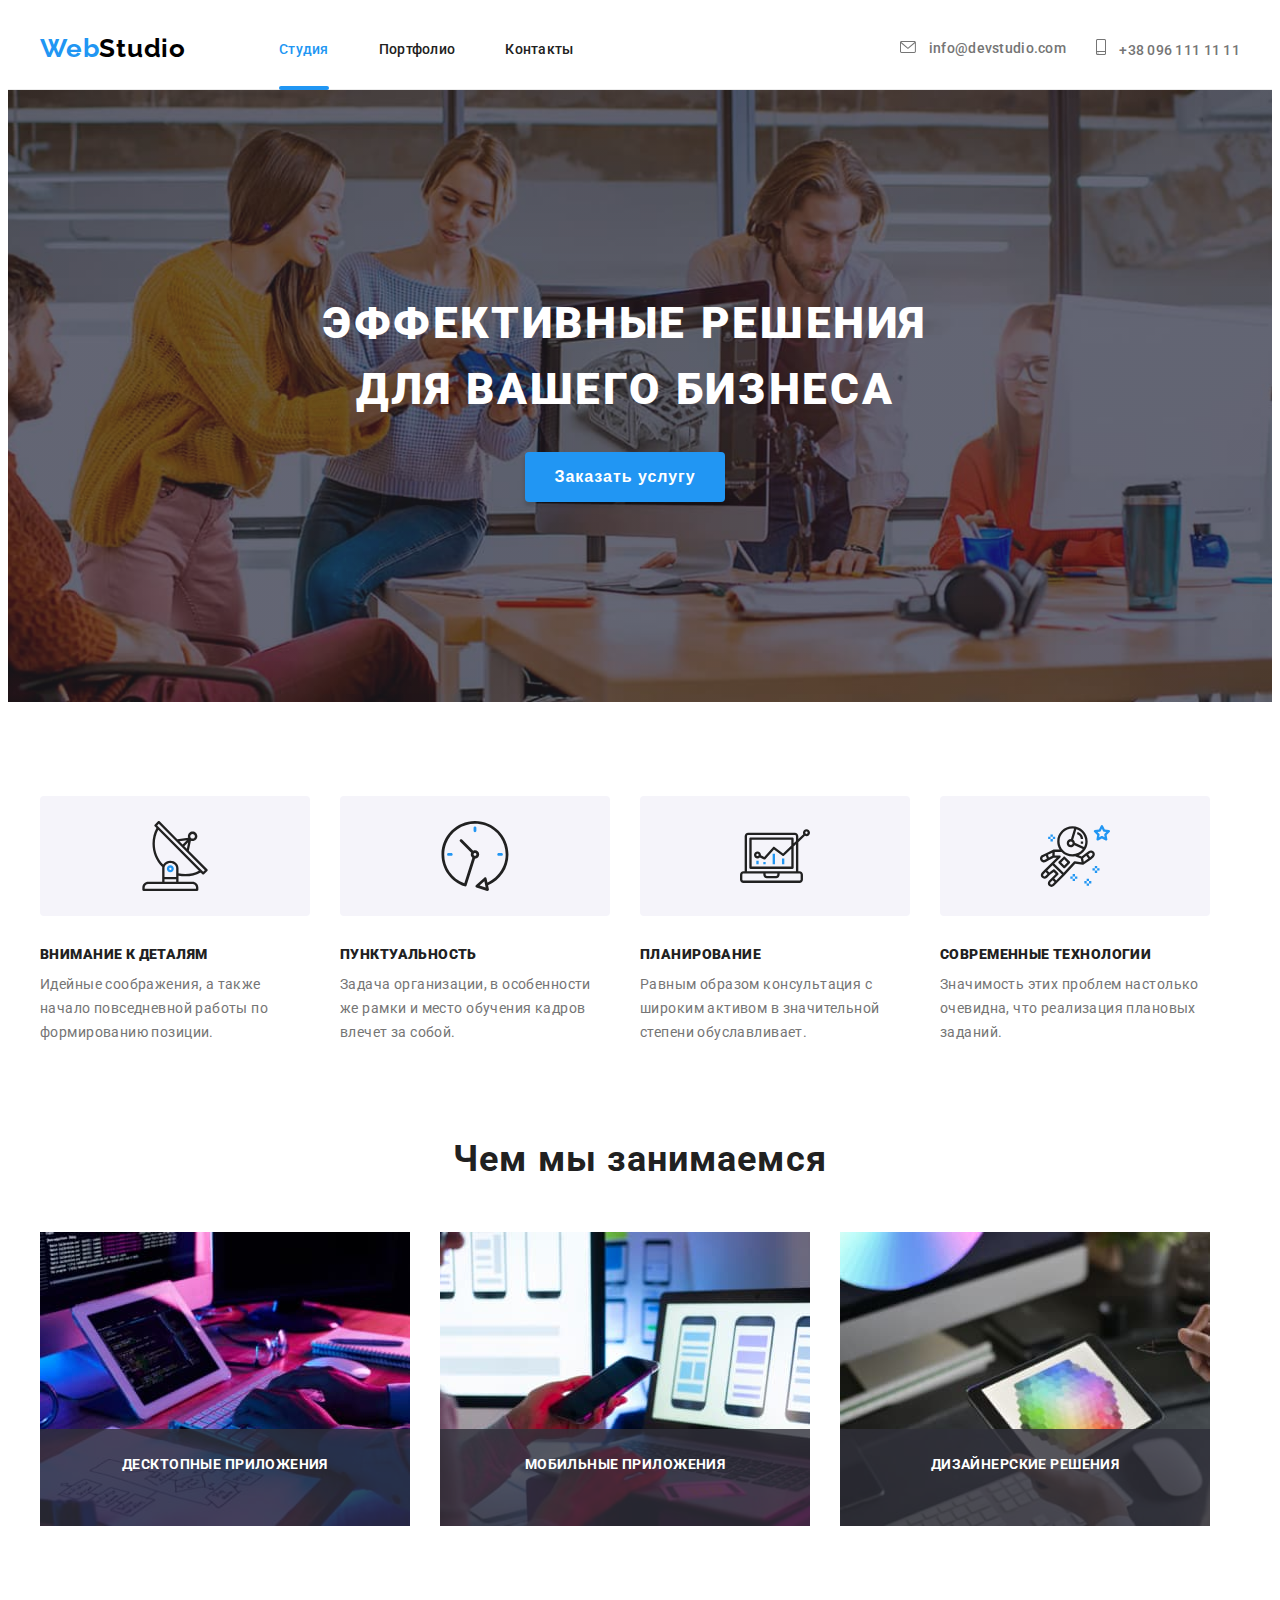
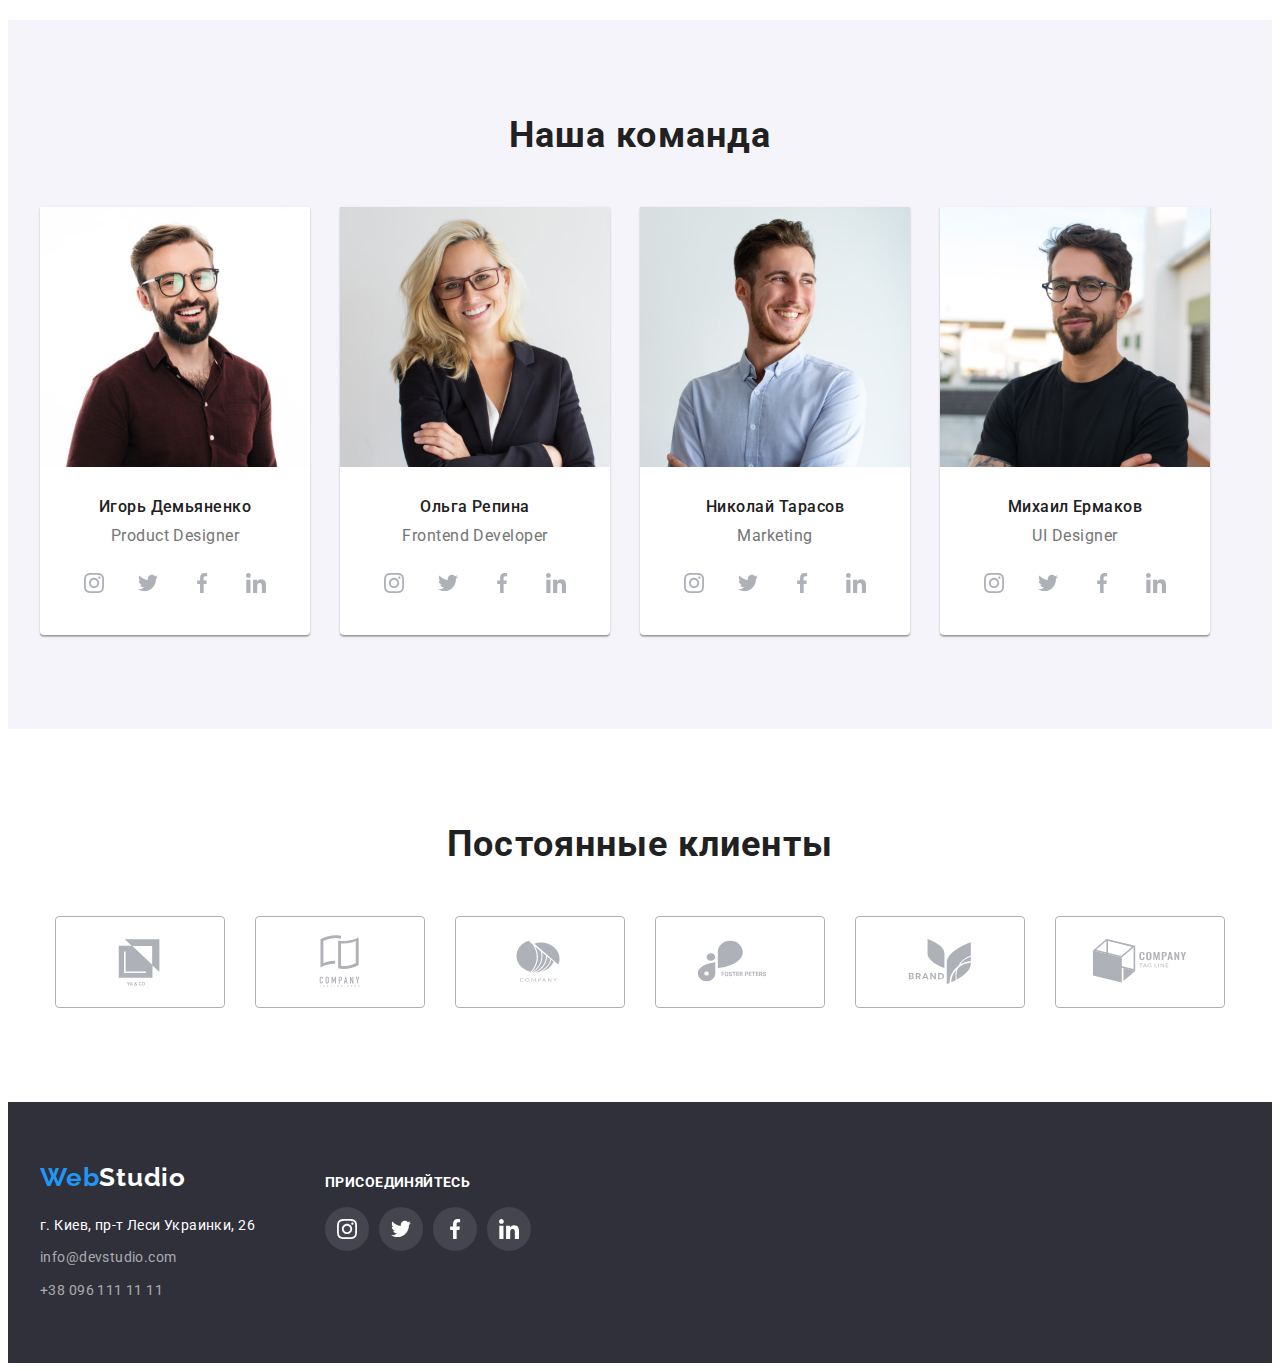
<file: index.html>
<!DOCTYPE html>
<html lang="ru">
  <head>
    <meta charset="UTF-8" />
    <meta http-equiv="X-UA-Compatible" content="IE=edge" />
    <meta name="viewport" content="width=device-width, initial-scale=1.0" />
    <link rel="preconnect" href="https://fonts.googleapis.com" />
    <link rel="preconnect" href="https://fonts.gstatic.com" crossorigin />
    <link
      href="https://fonts.googleapis.com/css2?family=Montserrat:wght@400;700&family=Raleway:wght@700&family=Roboto:wght@400;500;700;900&display=swap"
      rel="stylesheet"
    />
    <link
      rel="stylesheet"
      href="https://cdnjs.cloudflare.com/ajax/libs/modern-normalize/1.1.0/modern-normalize.min.css"
      integrity="sha512-wpPYUAdjBVSE4KJnH1VR1HeZfpl1ub8YT/NKx4PuQ5NmX2tKuGu6U/JRp5y+Y8XG2tV+wKQpNHVUX03MfMFn9Q=="
      crossorigin="anonymous"
      referrerpolicy="no-referrer"
    />
    <link rel="stylesheet" href="./css/styles.css" />

    <title>web studio</title>
  </head>
  <body>
    <header class="header">
      <div class="container">
        <a href="" lang="en" class="header-logo link"
          ><span class="header-logo-1">Web</span><span class="header-logo-2">Studio</span></a
        >
        <nav class="header-navigation">
          <ul class="header-navigation-list list">
            <li class="header-item">
              <a href="./index.html" class="header-link link selected-page">Студия</a>
            </li>
            <li class="header-item">
              <a href="./portfolio.html" class="header-link link">Портфолио</a>
            </li>
            <li class="header-item">
              <a href="" class="header-link link">Контакты</a>
            </li>
          </ul>
        </nav>
        <ul class="header-contact-list list">
          <li class="header-contact-item">
            <a href="mailto:info@devstudio.com" class="header-contact-link link">
              <svg class="header-contact-icon" width="16" height="12">
                <use href="./images/icons.svg#icon-envelope "></use>
              </svg>
              info@devstudio.com</a
            >
          </li>
          <li class="header-contact-item">
            <a href="tel:+380961111111" class="header-contact-link link">
              <svg class="header-contact-icon" width="10" height="16">
                <use href="./images/icons.svg#icon-smartphone"></use>
              </svg>
              +38 096 111 11 11</a
            >
          </li>
        </ul>
      </div>
    </header>
    <main class="main">
      <section class="hero section">
        <div class="container">
          <h1 class="hero-title">Эффективные решения для вашего бизнеса</h1>
          <button type="button" class="hero-btn btn" data-modal-open>Заказать услугу</button>
        </div>
      </section>
      <section class="specific section">
        <div class="container">
          <ul class="specifics-list list">
            <li class="specifics-item">
              <div class="specifics-icon">
                <svg width="70" height="70">
                  <use href="./images/icons.svg#icon-antenna "></use>
                </svg>
              </div>
              <h3 class="specifics-item-title"><b>Внимание к деталям</b></h3>
              <p class="specifics-text">
                Идейные соображения, а также начало повседневной работы по формированию позиции.
              </p>
            </li>
            <li class="specifics-item">
              <div class="specifics-icon">
                <svg width="70" height="70">
                  <use href="./images/icons.svg#icon-clock "></use>
                </svg>
              </div>
              <h3 class="specifics-item-title"><b>Пунктуальность</b></h3>
              <p class="specifics-text">
                Задача организации, в особенности же рамки и место обучения кадров влечет за собой.
              </p>
            </li>
            <li class="specifics-item">
              <div class="specifics-icon">
                <svg width="70" height="70">
                  <use href="./images/icons.svg#icon-diagram"></use>
                </svg>
              </div>
              <h3 class="specifics-item-title"><b>Планирование</b></h3>
              <p class="specifics-text">
                Равным образом консультация с широким активом в значительной степени обуславливает.
              </p>
            </li>
            <li class="specifics-item">
              <div class="specifics-icon">
                <svg width="70" height="70">
                  <use href="./images/icons.svg#icon-astronaut "></use>
                </svg>
              </div>
              <h3 class="specifics-item-title"><b>Современные технологии</b></h3>
              <p class="specifics-text">
                Значимость этих проблем настолько очевидна, что реализация плановых заданий.
              </p>
            </li>
          </ul>
        </div>
      </section>
      <section class="what-we-do section">
        <div class="container">
          <h2 class="what-we-do-title">Чем мы занимаемся</h2>
          <ul class="what-we-do-list list">
            <li class="what-we-do-item">
              <img src="./images/what-we-do-1.jpg" alt="чем мы занимаемся 1" width="370" />
              <p class="what-we-do-text">Десктопные приложения</p>
            </li>
            <li class="what-we-do-item">
              <img src="./images/what-we-do-2.jpg" alt="чем мы занимаемся 2" width="370" />
              <p class="what-we-do-text">Мобильные приложения</p>
            </li>
            <li class="what-we-do-item">
              <img src="./images/what-we-do-3.jpg" alt="чем мы занимаемся 3" width="370" />
              <p class="what-we-do-text">Дизайнерские решения</p>
            </li>
          </ul>
        </div>
      </section>
      <section class="our-team section">
        <div class="container">
          <h2 class="our-team-title">Наша команда</h2>
          <ul class="our-team-list list">
            <li class="our-team-item">
              <img src="./images/product-designer.jpg" alt="Фото Игорь демяненко" width="270" />
              <div class="our-team-text">
                <h3 class="our-team-member">Игорь Демьяненко</h3>
                <p lang="en" class="our-team-position">Product Designer</p>
                <ul class="out-team-soc-list list">
                  <li class="our-team-soc-item">
                    <a
                      href="https://www.instagram.com/"
                      rel="noopener nofollow noreferrer"
                      target="_blank"
                      class="our-team-soc-link"
                    >
                      <svg class="our-team-soc-icon" width="20" height="20">
                        <use href="./images/icons.svg#icon-instagram"></use>
                      </svg>
                    </a>
                  </li>
                  <li class="our-team-soc-item">
                    <a
                      href="https://twitter.com/?lang=uk"
                      rel="noopener nofollow noreferrer"
                      target="_blank"
                      class="our-team-soc-link"
                    >
                      <svg class="our-team-soc-icon" width="20" height="20">
                        <use href="./images/icons.svg#icon-twitter"></use>
                      </svg>
                    </a>
                  </li>
                  <li class="our-team-soc-item">
                    <a
                      href="https://www.facebook.com/"
                      rel="noopener nofollow noreferrer"
                      target="_blank"
                      class="our-team-soc-link"
                    >
                      <svg class="our-team-soc-icon" width="20" height="20">
                        <use href="./images/icons.svg#icon-facebook"></use>
                      </svg>
                    </a>
                  </li>
                  <li class="our-team-soc-item">
                    <a
                      href="https://www.linkedin.com/"
                      rel="noopener nofollow noreferrer"
                      target="_blank"
                      class="our-team-soc-link"
                    >
                      <svg class="our-team-soc-icon" width="20" height="20">
                        <use href="./images/icons.svg#icon-linkedin"></use>
                      </svg>
                    </a>
                  </li>
                </ul>
              </div>
            </li>

            <li class="our-team-item">
              <img src="./images/frontend-developer.jpg" alt="Фото Ольга Репина" width="270" />
              <div class="our-team-text">
                <h3 class="our-team-member">Ольга Репина</h3>
                <p lang="en" class="our-team-position">Frontend Developer</p>
                <ul class="out-team-soc-list list">
                  <li class="our-team-soc-item">
                    <a
                      href="https://www.instagram.com/"
                      rel="noopener nofollow noreferrer"
                      target="_blank"
                      class="our-team-soc-link"
                    >
                      <svg class="our-team-soc-icon" width="20" height="20">
                        <use href="./images/icons.svg#icon-instagram"></use>
                      </svg>
                    </a>
                  </li>
                  <li class="our-team-soc-item">
                    <a
                      href="https://twitter.com/?lang=uk"
                      rel="noopener nofollow noreferrer"
                      target="_blank"
                      class="our-team-soc-link"
                    >
                      <svg class="our-team-soc-icon" width="20" height="20">
                        <use href="./images/icons.svg#icon-twitter"></use>
                      </svg>
                    </a>
                  </li>
                  <li class="our-team-soc-item">
                    <a
                      href="https://www.facebook.com/"
                      rel="noopener nofollow noreferrer"
                      target="_blank"
                      class="our-team-soc-link"
                    >
                      <svg class="our-team-soc-icon" width="20" height="20">
                        <use href="./images/icons.svg#icon-facebook"></use>
                      </svg>
                    </a>
                  </li>
                  <li class="our-team-soc-item">
                    <a
                      href="https://www.linkedin.com/"
                      rel="noopener nofollow noreferrer"
                      target="_blank"
                      class="our-team-soc-link"
                    >
                      <svg class="our-team-soc-icon" width="20" height="20">
                        <use href="./images/icons.svg#icon-linkedin"></use>
                      </svg>
                    </a>
                  </li>
                </ul>
              </div>
            </li>
            <li class="our-team-item">
              <img src="./images/marketing.jpg" alt="Фото Николай Тарасов" width="270" />
              <div class="our-team-text">
                <h3 class="our-team-member">Николай Тарасов</h3>
                <p lang="en" class="our-team-position">Marketing</p>
                <ul class="out-team-soc-list list">
                  <li class="our-team-soc-item">
                    <a
                      href="https://www.instagram.com/"
                      rel="noopener nofollow noreferrer"
                      target="_blank"
                      class="our-team-soc-link"
                    >
                      <svg class="our-team-soc-icon" width="20" height="20">
                        <use href="./images/icons.svg#icon-instagram"></use>
                      </svg>
                    </a>
                  </li>
                  <li class="our-team-soc-item">
                    <a
                      href="https://twitter.com/?lang=uk"
                      rel="noopener nofollow noreferrer"
                      target="_blank"
                      class="our-team-soc-link"
                    >
                      <svg class="our-team-soc-icon" width="20" height="20">
                        <use href="./images/icons.svg#icon-twitter"></use>
                      </svg>
                    </a>
                  </li>
                  <li class="our-team-soc-item">
                    <a
                      href="https://www.facebook.com/"
                      rel="noopener nofollow noreferrer"
                      target="_blank"
                      class="our-team-soc-link"
                    >
                      <svg class="our-team-soc-icon" width="20" height="20">
                        <use href="./images/icons.svg#icon-facebook"></use>
                      </svg>
                    </a>
                  </li>
                  <li class="our-team-soc-item">
                    <a
                      href="https://www.linkedin.com/"
                      rel="noopener nofollow noreferrer"
                      target="_blank"
                      class="our-team-soc-link"
                    >
                      <svg class="our-team-soc-icon" width="20" height="20">
                        <use href="./images/icons.svg#icon-linkedin"></use>
                      </svg>
                    </a>
                  </li>
                </ul>
              </div>
            </li>
            <li class="our-team-item">
              <img src="./images/ui-designer.jpg" alt="Фото Михаил Ермаков" width="270" />
              <div class="our-team-text">
                <h3 class="our-team-member">Михаил Ермаков</h3>
                <p lang="en" class="our-team-position">UI Designer</p>
                <ul class="out-team-soc-list list">
                  <li class="our-team-soc-item">
                    <a
                      href="https://www.instagram.com/"
                      rel="noopener nofollow noreferrer"
                      target="_blank"
                      class="our-team-soc-link"
                    >
                      <svg class="our-team-soc-icon" width="20" height="20">
                        <use href="./images/icons.svg#icon-instagram"></use>
                      </svg>
                    </a>
                  </li>
                  <li class="our-team-soc-item">
                    <a
                      href="https://twitter.com/?lang=uk"
                      rel="noopener nofollow noreferrer"
                      target="_blank"
                      class="our-team-soc-link"
                    >
                      <svg class="our-team-soc-icon" width="20" height="20">
                        <use href="./images/icons.svg#icon-twitter"></use>
                      </svg>
                    </a>
                  </li>
                  <li class="our-team-soc-item">
                    <a
                      href="https://www.facebook.com/"
                      rel="noopener nofollow noreferrer"
                      target="_blank"
                      class="our-team-soc-link"
                    >
                      <svg class="our-team-soc-icon" width="20" height="20">
                        <use href="./images/icons.svg#icon-facebook"></use>
                      </svg>
                    </a>
                  </li>
                  <li class="our-team-soc-item">
                    <a
                      href="https://www.linkedin.com/"
                      rel="noopener nofollow noreferrer"
                      target="_blank"
                      class="our-team-soc-link"
                    >
                      <svg class="our-team-soc-icon" width="20" height="20">
                        <use href="./images/icons.svg#icon-linkedin"></use>
                      </svg>
                    </a>
                  </li>
                </ul>
              </div>
            </li>
          </ul>
        </div>
      </section>
      <section class="regular-customers section">
        <div class="container">
          <h2 class="regular-customers-title">Постоянные клиенты</h2>
          <ul class="regular-customers-list list">
            <li class="regular-customers-item">
              <a
                href=""
                class="regular-customers-link"
                rel="noopener nofollow noreferrer"
                target="_blank"
              >
                <svg class="regular-customers-icon" height="60" width="106">
                  <use href="./images/icons.svg#icon-client-1"></use>
                </svg>
              </a>
            </li>
            <li class="regular-customers-item">
              <a
                href=""
                class="regular-customers-link"
                rel="noopener nofollow noreferrer"
                target="_blank"
              >
                <svg class="regular-customers-icon" height="60" width="106">
                  <use href="./images/icons.svg#icon-client-2"></use>
                </svg>
              </a>
            </li>
            <li class="regular-customers-item">
              <a
                href=""
                class="regular-customers-link"
                rel="noopener nofollow noreferrer"
                target="_blank"
              >
                <svg class="regular-customers-icon" height="60" width="106">
                  <use href="./images/icons.svg#icon-client-3"></use>
                </svg>
              </a>
            </li>
            <li class="regular-customers-item">
              <a
                href=""
                class="regular-customers-link"
                rel="noopener nofollow noreferrer"
                target="_blank"
              >
                <svg class="regular-customers-icon" height="60" width="106">
                  <use href="./images/icons.svg#icon-client-4"></use>
                </svg>
              </a>
            </li>
            <li class="regular-customers-item">
              <a
                href=""
                class="regular-customers-link"
                rel="noopener nofollow noreferrer"
                target="_blank"
              >
                <svg class="regular-customers-icon" height="60" width="106">
                  <use href="./images/icons.svg#icon-client-5"></use>
                </svg>
              </a>
            </li>
            <li class="regular-customers-item">
              <a
                href=""
                class="regular-customers-link"
                rel="noopener nofollow noreferrer"
                target="_blank"
              >
                <svg class="regular-customers-icon" height="60" width="106">
                  <use href="./images/icons.svg#icon-client-6"></use>
                </svg>
              </a>
            </li>
          </ul>
        </div>
      </section>
    </main>
    <footer class="footer">
      <div class="container">
        <div class="footer-text">
          <a href="" lang="en" class="footer-logo link"
            ><span class="footer-logo-1">Web</span><span class="footer-logo-2">Studio</span></a
          >
          <ul class="footer-list list">
            <li class="footer-contact-item">
              <address class="footer-adress">г. Киев, пр-т Леси Украинки, 26</address>
            </li>
            <li class="footer-contact-item">
              <a href="mailto:info@devstudio.com" class="footer-contact link">info@devstudio.com</a>
            </li>
            <li class="footer-contact-item">
              <a href="tel:+380961111111" class="footer-contact link">+38 096 111 11 11</a>
            </li>
          </ul>
        </div>
        <div class="footer-soc">
          <h3 class="footer-soc-title">присоединяйтесь</h3>

          <ul class="footer-soc-list list">
            <li class="footer-soc-item">
              <a
                href="https://www.instagram.com/"
                rel="noopener nofollow noreferrer"
                target="_blank"
                class="footer-soc-link"
              >
                <svg class="footer-soc-icon" width="20" height="20">
                  <use href="./images/icons.svg#icon-instagram"></use>
                </svg>
              </a>
            </li>
            <li class="footer-soc-item">
              <a
                href="https://twitter.com/?lang=uk"
                rel="noopener nofollow noreferrer"
                target="_blank"
                class="footer-soc-link"
              >
                <svg class="footer-soc-icon" width="20" height="20">
                  <use href="./images/icons.svg#icon-twitter"></use>
                </svg>
              </a>
            </li>
            <li class="footer-soc-item">
              <a
                href="https://www.facebook.com/"
                rel="noopener nofollow noreferrer"
                target="_blank"
                class="footer-soc-link"
              >
                <svg class="footer-soc-icon" width="20" height="20">
                  <use href="./images/icons.svg#icon-facebook"></use>
                </svg>
              </a>
            </li>
            <li class="footer-soc-item">
              <a
                href="https://www.linkedin.com/"
                rel="noopener nofollow noreferrer"
                target="_blank"
                class="footer-soc-link"
              >
                <svg class="footer-soc-icon" width="20" height="20">
                  <use href="./images/icons.svg#icon-linkedin"></use>
                </svg>
              </a>
            </li>
          </ul>
        </div>
      </div>
    </footer>
    <div class="backdrop is-hidden" data-modal>
      <div class="modal">
        <button type="button" class="modal-close-btn" data-modal-close>
          <svg class="backdrop-close-icon" width="18" height="18">
            <use href="./images/icons.svg#icon-close"></use>
          </svg>
        </button>
      </div>
    </div>
    <script src="./js/modal.js"></script>
  </body>
</html>
</file>
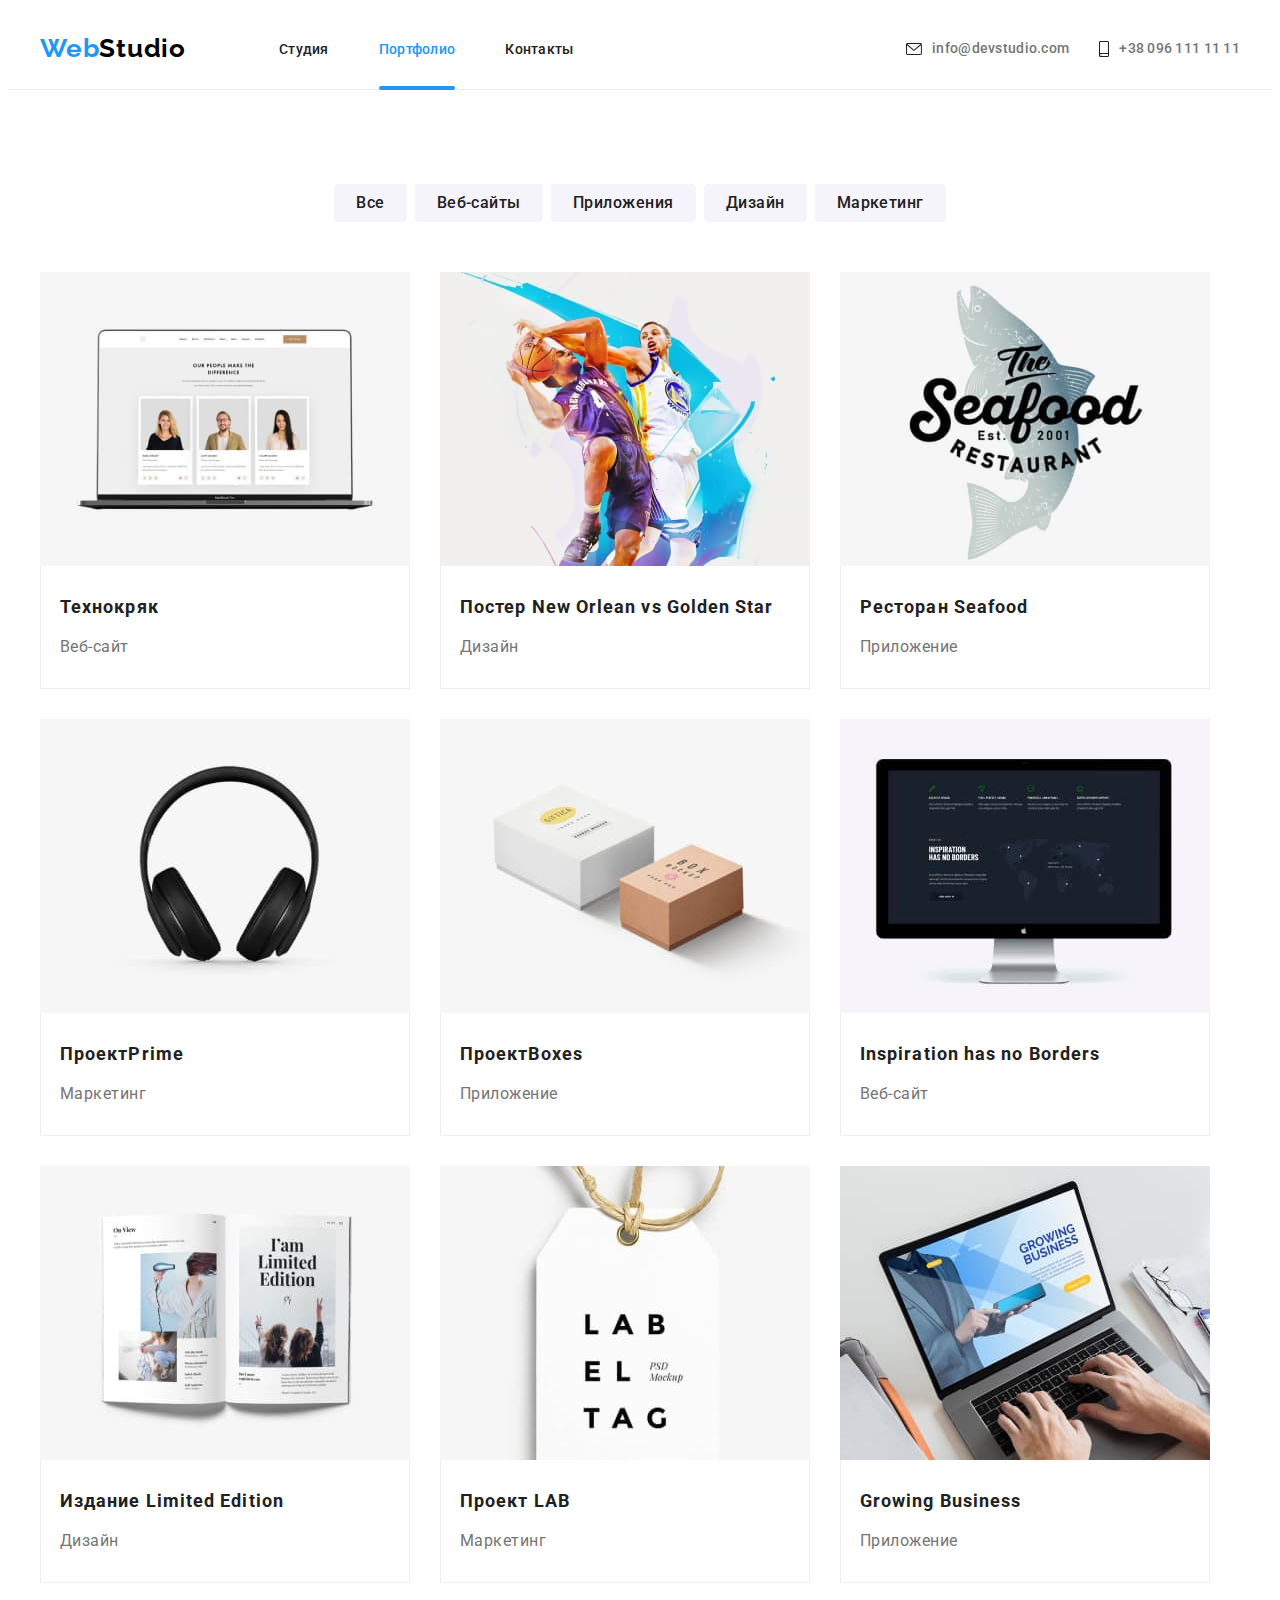
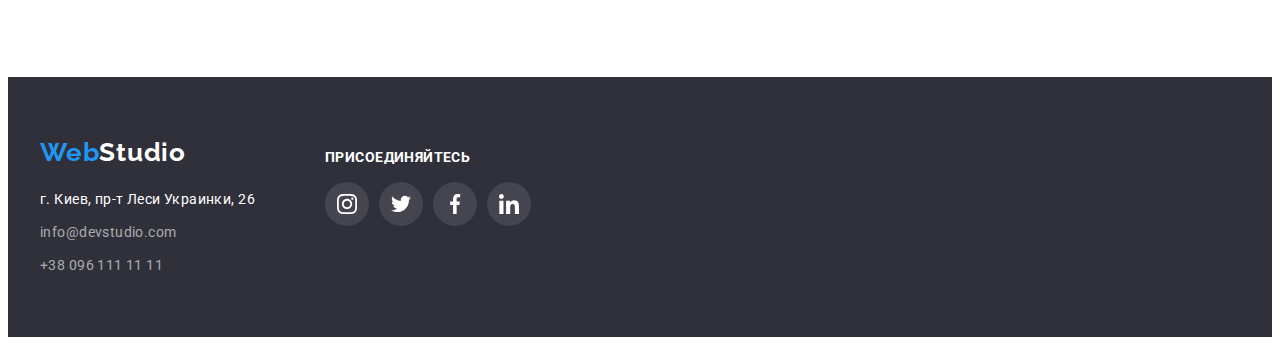
<file: portfolio.html>
<!DOCTYPE html>
<html lang="ru">
  <head>
    <meta charset="UTF-8" />
    <meta http-equiv="X-UA-Compatible" content="IE=edge" />
    <meta name="viewport" content="width=device-width, initial-scale=1.0" />
    <link rel="preconnect" href="https://fonts.googleapis.com" />
    <link rel="preconnect" href="https://fonts.gstatic.com" crossorigin />
    <link
      href="https://fonts.googleapis.com/css2?family=Montserrat:wght@400;700&family=Raleway:wght@700&family=Roboto:wght@400;500;700;900&display=swap"
      rel="stylesheet"
    />
    <link
      rel="stylesheet"
      href="https://cdnjs.cloudflare.com/ajax/libs/modern-normalize/1.1.0/modern-normalize.min.css"
      integrity="sha512-wpPYUAdjBVSE4KJnH1VR1HeZfpl1ub8YT/NKx4PuQ5NmX2tKuGu6U/JRp5y+Y8XG2tV+wKQpNHVUX03MfMFn9Q=="
      crossorigin="anonymous"
      referrerpolicy="no-referrer"
    />
    <link rel="stylesheet" href="./css/styles.css" />
    <title>Portfolio</title>
  </head>
  <body>
    <header class="header">
      <div class="container">
        <a href="" lang="en" class="header-logo link"
          ><span class="header-logo-1">Web</span><span class="header-logo-2">Studio</span></a
        >
        <nav class="header-navigation">
          <ul class="header-navigation-list list">
            <li class="header-item">
              <a href="./index.html" class="header-link link">Студия</a>
            </li>
            <li class="header-item">
              <a href="./portfolio.html" class="header-link selected-page link">Портфолио</a>
            </li>
            <li class="header-item">
              <a href="" class="header-link link">Контакты</a>
            </li>
          </ul>
        </nav>
        <ul class="header-contact-list list">
          <li class="header-contact-item">
            <svg class="header-contact-icon" width="16px" height="12px">
              <use href="./images/icons.svg#icon-envelope "></use>
            </svg>
            <a href="mailto:info@devstudio.com" class="header-contact-link link"
              >info@devstudio.com</a
            >
          </li>
          <li class="header-contact-item">
            <svg class="header-contact-icon" width="10px" height="16px">
              <use href="./images/icons.svg#icon-smartphone"></use>
            </svg>
            <a href="tel:+380961111111" class="header-contact-link link">+38 096 111 11 11</a>
          </li>
        </ul>
      </div>
    </header>
    <main>
      <section class="portfolio section">
        <div class="container">
          <ul class="portfolio-filter list">
            <li class="portfolio-filter-item">
              <button type="button" class="portfolio-btn btn">Все</button>
            </li>
            <li class="portfolio-filter-item">
              <button type="button" class="portfolio-btn btn">Веб-сайты</button>
            </li>
            <li class="portfolio-filter-item">
              <button type="button" class="portfolio-btn btn">Приложения</button>
            </li>
            <li class="portfolio-filter-item">
              <button type="button" class="portfolio-btn btn">Дизайн</button>
            </li>
            <li class="portfolio-filter-item">
              <button type="button" class="portfolio-btn btn">Маркетинг</button>
            </li>
          </ul>
          <ul class="portfolio-list list">
            <li class="portfolio-item">
              <div class="portfolio-item-wrap">
                <img
                  src="./images/portfolio-technocrack.jpg"
                  alt="Изображение проекта"
                  width="370"
                />
                <p class="portfolio-item-text">
                  Ресурс предлагает комплексные предложения с разным уровнем функционала и сервисов.
                  Все это позволит посетителю получить исчерпывающие сведения о компании или частном
                  лице.
                </p>
              </div>
              <div class="portfolio-item-content">
                <h3 class="portfolio-item-title">Технокряк</h3>
                <p class="portfolio-item-subtitle">Веб-сайт</p>
              </div>
            </li>
            <li class="portfolio-item">
              <div class="portfolio-item-wrap">
                <img src="./images/portfolio-poster.jpg" alt="Изображение проекта" width="370" />
                <p class="portfolio-item-text">
                  Ресурс предлагает комплексные предложения с разным уровнем функционала и сервисов.
                  Все это позволит посетителю получить исчерпывающие сведения о компании или частном
                  лице.
                </p>
              </div>
              <div class="portfolio-item-content">
                <h3 class="portfolio-item-title">
                  Постер <span lang="en">New Orlean vs Golden Star</span>
                </h3>
                <p class="portfolio-item-subtitle">Дизайн</p>
              </div>
            </li>
            <li class="portfolio-item">
              <div class="portfolio-item-wrap">
                <img
                  src="././images/portfolio-restaurant.jpg"
                  alt="Изображение проекта"
                  width="370"
                />
                <p class="portfolio-item-text">
                  Ресурс предлагает комплексные предложения с разным уровнем функционала и сервисов.
                  Все это позволит посетителю получить исчерпывающие сведения о компании или частном
                  лице.
                </p>
              </div>
              <div class="portfolio-item-content">
                <h3 class="portfolio-item-title">Ресторан <span lang="en">Seafood</span></h3>
                <p class="portfolio-item-subtitle">Приложение</p>
              </div>
            </li>
            <li class="portfolio-item">
              <div class="portfolio-item-wrap">
                <img
                  src="./images/portfolio-project-prime.jpg"
                  alt="Изображение проекта"
                  width="370"
                />
                <p class="portfolio-item-text">
                  Ресурс предлагает комплексные предложения с разным уровнем функционала и сервисов.
                  Все это позволит посетителю получить исчерпывающие сведения о компании или частном
                  лице.
                </p>
              </div>
              <div class="portfolio-item-content">
                <h3 class="portfolio-item-title">Проект<span lang="en">Prime</span></h3>
                <p class="portfolio-item-subtitle">Маркетинг</p>
              </div>
            </li>
            <li class="portfolio-item">
              <div class="portfolio-item-wrap">
                <img
                  src="./images/portfolio-project-boxes.jpg"
                  alt="Изображение проекта"
                  width="370"
                />
                <p class="portfolio-item-text">
                  Ресурс предлагает комплексные предложения с разным уровнем функционала и сервисов.
                  Все это позволит посетителю получить исчерпывающие сведения о компании или частном
                  лице.
                </p>
              </div>
              <div class="portfolio-item-content">
                <h3 class="portfolio-item-title">Проект<span lang="en">Boxes</span></h3>
                <p class="portfolio-item-subtitle">Приложение</p>
              </div>
            </li>
            <li class="portfolio-item">
              <div class="portfolio-item-wrap">
                <img
                  src="./images/portfolio-inspiration-has-no-borders.jpg"
                  alt="Изображение проекта"
                  width="370"
                />
                <p class="portfolio-item-text">
                  Ресурс предлагает комплексные предложения с разным уровнем функционала и сервисов.
                  Все это позволит посетителю получить исчерпывающие сведения о компании или частном
                  лице.
                </p>
              </div>
              <div class="portfolio-item-content">
                <h3 lang="en" class="portfolio-item-title">Inspiration has no Borders</h3>
                <p class="portfolio-item-subtitle">Веб-сайт</p>
              </div>
            </li>
            <li class="portfolio-item">
              <div class="portfolio-item-wrap">
                <img
                  src="./images/portfolio-limited-edition.jpg"
                  alt="Изображение проекта"
                  width="370"
                />

                <p class="portfolio-item-text">
                  Ресурс предлагает комплексные предложения с разным уровнем функционала и сервисов.
                  Все это позволит посетителю получить исчерпывающие сведения о компании или частном
                  лице.
                </p>
              </div>
              <div class="portfolio-item-content">
                <h3 class="portfolio-item-title">Издание <span lang="en">Limited Edition</span></h3>
                <p class="portfolio-item-subtitle">Дизайн</p>
              </div>
            </li>
            <li class="portfolio-item">
              <div class="portfolio-item-wrap">
                <img
                  src="./images/portfolio-project-lab.jpg"
                  alt="Изображение проекта"
                  width="370"
                />
                <p class="portfolio-item-text">
                  Ресурс предлагает комплексные предложения с разным уровнем функционала и сервисов.
                  Все это позволит посетителю получить исчерпывающие сведения о компании или частном
                  лице.
                </p>
              </div>
              <div class="portfolio-item-content">
                <h3 class="portfolio-item-title">Проект<span lang="en"> LAB</span></h3>
                <p class="portfolio-item-subtitle">Маркетинг</p>
              </div>
            </li>
            <li class="portfolio-item">
              <div class="portfolio-item-wrap">
                <img
                  src="./images/portfolio-growing-business.jpg"
                  alt="Изображение проекта"
                  width="370"
                />
                <p class="portfolio-item-text">
                  Ресурс предлагает комплексные предложения с разным уровнем функционала и сервисов.
                  Все это позволит посетителю получить исчерпывающие сведения о компании или частном
                  лице.
                </p>
              </div>
              <div class="portfolio-item-content">
                <h3 lang="en" class="portfolio-item-title">Growing Business</h3>
                <p class="portfolio-item-subtitle">Приложение</p>
              </div>
            </li>
          </ul>
        </div>
      </section>
    </main>
    <footer class="footer">
      <div class="container">
        <div class="footer-text">
          <a href="" lang="en" class="footer-logo link"
            ><span class="footer-logo-1">Web</span><span class="footer-logo-2">Studio</span></a
          >
          <ul class="footer-list list">
            <li class="footer-contact-item">
              <address class="footer-adress">г. Киев, пр-т Леси Украинки, 26</address>
            </li>
            <li class="footer-contact-item">
              <a href="mailto:info@devstudio.com" class="footer-contact link">info@devstudio.com</a>
            </li>
            <li class="footer-contact-item">
              <a href="tel:+380961111111" class="footer-contact link">+38 096 111 11 11</a>
            </li>
          </ul>
        </div>
        <div class="footer-soc">
          <h3 class="footer-soc-title">присоединяйтесь</h3>

          <ul class="footer-soc-list list">
            <li class="footer-soc-item">
              <a
                href="https://www.instagram.com/"
                rel="noopener nofollow noreferrer"
                target="_blank"
                class="footer-soc-link"
              >
                <svg class="footer-soc-icon" width="20px" height="20px">
                  <use href="./images/icons.svg#icon-instagram"></use>
                </svg>
              </a>
            </li>
            <li class="footer-soc-item">
              <a
                href="https://twitter.com/?lang=uk"
                rel="noopener nofollow noreferrer"
                target="_blank"
                class="footer-soc-link"
              >
                <svg class="footer-soc-icon" width="20px" height="20px">
                  <use href="./images/icons.svg#icon-twitter"></use>
                </svg>
              </a>
            </li>
            <li class="footer-soc-item">
              <a
                href="https://www.facebook.com/"
                rel="noopener nofollow noreferrer"
                target="_blank"
                class="footer-soc-link"
              >
                <svg class="footer-soc-icon" width="20px" height="20px">
                  <use href="./images/icons.svg#icon-facebook"></use>
                </svg>
              </a>
            </li>
            <li class="footer-soc-item">
              <a
                href="https://www.linkedin.com/"
                rel="noopener nofollow noreferrer"
                target="_blank"
                class="footer-soc-link"
              >
                <svg class="footer-soc-icon" width="20px" height="20px">
                  <use href="./images/icons.svg#icon-linkedin"></use>
                </svg>
              </a>
            </li>
          </ul>
        </div>
      </div>
    </footer>
  </body>
</html>
</file>
<file: css/styles.css>
body {
  font-family: 'Roboto', sans-serif;
  color: #212121;
}
p,
h1,
h2,
h3,
h4,
h5,
h6 {
  margin: 0;
}
ul {
  padding-left: 0;
  margin: 0;
}
img {
  display: block;
  max-width: 100%;
  height: auto;
}
:root {
  --joint-logo-color: #2196f3;
  --header-logo-color: #000000;
  --footer-logo-color: #ffffff;
  --selected-page-color: #2196f3;
  --main-color: #757575;
  --active-link-color: #2196f3;
  --logo-font: 'Raleway', sans-serif;
  --tipical-margin-1: 50px;
  --tipical-margin-2: 30px;
  --tipical-padding: 0;
  --transition-duration: 250ms;
  --transition-timing-function: cubic-bezier(0.4, 0, 0.2, 1);
}

.list {
  list-style: none;
}
.link {
  text-decoration: none;
}
.container {
  width: 1200px;
  margin: 0 auto;
  padding-left: 15px;
  padding-right: 15px;
}
.section {
  padding-top: 94px;
  padding-bottom: 94px;
}

/* -----header----- */
.header {
  border-bottom: 1px solid #ececec;
  padding-top: 25px;
  padding-bottom: 25px;
}
.header .container {
  display: flex;
  align-items: center;
}
.header-logo {
  font-family: var(--logo-font);
  font-weight: 700;
  font-size: 26px;
  line-height: 1.2;
  letter-spacing: 0.03em;
  margin-right: 93px;
}
.header-logo-1 {
  color: var(--joint-logo-color);
}
.header-logo-2 {
  color: var(--header-logo-color);
}

.header-navigation-list {
  display: flex;
}

.header-link {
  font-weight: 500;
  font-size: 14px;
  line-height: 1.2;
  letter-spacing: 0.02em;
  color: inherit;
  padding: 5px 0px;
  transition-duration: var(--transition-duration);
  transition-timing-function: var(--transition-timing-function);
}
.header-link:hover,
.header-link:focus {
  color: var(--active-link-color);
}
.selected-page {
  color: var(--selected-page-color);
  position: relative;
}
.selected-page::after {
  content: '';
  background-color: var(--selected-page-color);
  height: 4px;
  width: 100%;
  border-radius: 2px;
  display: block;
  position: absolute;
  margin-top: 28px;
}

.header-item:not(:last-child) {
  margin-right: var(--tipical-margin-1);
}
.header-contact-item {
  display: flex;
  align-items: center;
}

.header-contact-list {
  display: flex;
  margin-left: auto;
}
.header-contact-item:not(:last-child) {
  margin-right: var(--tipical-margin-2);
}

.header-contact-link {
  font-weight: 500;
  font-size: 14px;
  line-height: 1.2;
  letter-spacing: 0.02em;
  color: var(--main-color);
  display: block;
  padding: 5px 0;
}

.header-contact-icon {
  margin-right: 10px;
  fill: currentColor;
}
.header-contact-link {
  transition-duration: var(--transition-duration);
  transition-timing-function: var(--transition-timing-function);
}

.header-contact-link:hover,
.header-contact-link:focus {
  color: var(--active-link-color);
}

/* -----hero----- */

.hero {
  background-color: #2f303a;

  background-image: linear-gradient(rgba(47, 48, 58, 0.4), rgba(47, 48, 58, 0.4)),
    url(../images/hero-background.jpg);
  background-size: cover;
  background-repeat: no-repeat;
  background-position: 50% 50%;
  padding: 200px 0;
  max-width: 1600px;
  margin: 0 auto;
}

.hero-title {
  font-weight: 900;
  font-size: 44px;
  line-height: 1.5;
  text-align: center;
  letter-spacing: 0.06em;
  text-transform: uppercase;

  color: #ffffff;
  max-width: 696px;

  margin-left: 237px;
  margin-bottom: var(--tipical-margin-2);
}
.hero-btn {
  font-weight: 700;
  font-size: 16px;
  line-height: 1.88;

  align-items: center;

  letter-spacing: 0.06em;
  color: #ffffff;
  background: #2196f3;
  cursor: pointer;
  margin-left: 485px;
  width: 200px;
  height: 50px;
  text-align: center;
  border: 0;
  box-shadow: 0px 4px 4px rgba(0, 0, 0, 0.15);
  border-radius: 4px;
}

/* -----specifics----- */
.specifics-icon {
  background-color: #f5f4fa;
  border-radius: 4px;

  margin-bottom: 30px;
  width: 270px;
  height: 120px;
  display: flex;
  align-items: center;
  justify-content: center;
}

.specifics-list {
  display: flex;
}
.specifics-item:not(:last-child) {
  margin-right: var(--tipical-margin-2);
}
.specifics-item-title {
  font-size: 14px;
  line-height: 1.2;
  letter-spacing: 0.03em;
  text-transform: uppercase;
  margin-bottom: 10px;
}
.specifics-text {
  font-size: 14px;
  line-height: 1.7;
  letter-spacing: 0.03em;
  color: var(--main-color);
  max-width: 270px;
}
/* -----what we do----- */

.what-we-do {
  padding-top: 0;
}
.what-we-do-title {
  font-size: 36px;
  line-height: 1.2;
  text-align: center;
  letter-spacing: 0.03em;
  margin-bottom: var(--tipical-margin-1);
}
.what-we-do-list {
  display: flex;
}
.what-we-do-item:not(:last-child) {
  margin-right: var(--tipical-margin-2);
}
.what-we-do-item {
  position: relative;
}

.what-we-do-text {
  font-weight: 700;
  font-size: 14px;
  line-height: 16px;
  text-align: center;
  letter-spacing: 0.03em;
  text-transform: uppercase;
  color: #ffffff;
  background-color: rgba(47, 48, 58, 0.8);
  position: absolute;
  bottom: 0;
  width: 100%;
  height: 70px;
  padding-top: 27px;
}
/* -----our team----- */
.our-team {
  background: #f5f4fa;
}
.our-team-title {
  font-size: 36px;
  line-height: 1.2;
  text-align: center;
  letter-spacing: 0.03em;
  margin-bottom: 50px;
}
.our-team-list {
  display: flex;
}
.our-team-item {
  background: #ffffff;
  box-shadow: 0px 1px 3px rgba(0, 0, 0, 0.12), 0px 1px 1px rgba(0, 0, 0, 0.14),
    0px 2px 1px rgba(0, 0, 0, 0.2);
  border-radius: 0px 0px 4px 4px;
}
.our-team-item:not(:last-child) {
  margin-right: var(--tipical-margin-2);
}
.our-team-member {
  font-weight: 500;
  font-size: 16px;
  line-height: 1.2;
  text-align: center;
  letter-spacing: 0.03em;

  margin-bottom: 10px;
}
.our-team-position {
  font-size: 16px;
  line-height: 1.2;
  text-align: center;
  letter-spacing: 0.03em;

  color: var(--main-color);
}
.our-team-text {
  margin: var(--tipical-margin-2) 0;
}
.out-team-soc-list {
  margin-top: 16px;
  display: flex;
  justify-content: center;
}

.our-team-soc-link {
  height: 44px;
  width: 44px;
  border-radius: 50%;

  display: flex;
  justify-content: center;
  align-items: center;
  color: #afb1b8;
  transition-duration: var(--transition-duration);
  transition-timing-function: var(--transition-timing-function);
}
.our-team-soc-item + .our-team-soc-item {
  margin-left: 10px;
}
.our-team-soc-link:hover,
.our-team-soc-link:focus {
  background-color: var(--active-link-color);
  color: #ffffff;
}
.our-team-soc-icon {
  fill: currentColor;
}
/* -----regular-customers------ */
.regular-customers-title {
  font-weight: 700;
  font-size: 36px;
  line-height: 1.2;
  text-align: center;
  letter-spacing: 0.03em;
  margin-bottom: 50px;
}

.regular-customers-list {
  display: flex;
  justify-content: center;
}
.regular-customers-item + .regular-customers-item {
  margin-left: 30px;
}
.regular-customers-link {
  display: flex;
  justify-content: center;
  align-items: center;
  height: 92px;
  width: 170px;
  color: #afb1b8;
  border: 1px solid #afb1b8;
  box-sizing: border-box;
  border-radius: 4px;
}
.regular-customers-icon {
  fill: currentColor;
}
.regular-customers-link {
  transition-duration: var(--transition-duration);
  transition-timing-function: var(--transition-timing-function);
}
.regular-customers-link:hover,
.regular-customers-link:focus {
  color: var(--active-link-color);
  border-color: var(--active-link-color);
}

/* -----footer----- */

.footer {
  background: #2f303a;
  padding: 60px 0;
}
footer .container {
  display: flex;
}
.footer-text {
  margin-right: 70px;
}
.footer-logo {
  font-family: var(--logo-font);
  font-weight: 700;
  font-size: 26px;
  line-height: 1.2;
  letter-spacing: 0.03em;
}
.footer-logo-1 {
  color: var(--joint-logo-color);
}
.footer-logo-2 {
  color: var(--footer-logo-color);
}
.footer-adress {
  font-style: normal;
  font-weight: 400;
  font-size: 14px;
  line-height: 1.7;
  letter-spacing: 0.03em;
  color: #ffffff;
  margin-top: 20px;
}

.footer-contact-item:not(:last-child) {
  margin-bottom: 9px;
}

.footer-contact {
  font-weight: 400;
  font-size: 14px;
  line-height: 1.7;
  letter-spacing: 0.03em;
  color: rgba(255, 255, 255, 0.6);
  display: block;
  transition-duration: var(--transition-duration);
  transition-timing-function: var(--transition-timing-function);
}

.footer-contact:hover,
.footer-contact:focus {
  color: var(--active-link-color);
}
.footer-soc {
  margin-top: 12px;
}
.footer-soc-title {
  font-weight: 700;
  font-size: 14px;
  line-height: 1.2;
  letter-spacing: 0.03em;
  text-transform: uppercase;

  color: #ffffff;
}
.footer-soc-list {
  margin-top: 16px;
  display: flex;
}
.footer-soc-link {
  height: 44px;
  width: 44px;
  border-radius: 50%;
  display: flex;
  justify-content: center;
  align-items: center;
  transition-duration: var(--transition-duration);
  transition-timing-function: var(--transition-timing-function);
  background-color: rgba(255, 255, 255, 0.1);
}
.footer-soc-item + .footer-soc-item {
  margin-left: 10px;
}
.footer-soc-link:hover,
.footer-soc-link:focus {
  background-color: var(--active-link-color);
}
.footer-soc-icon {
  fill: #ffffff;
}
/* -----backdrop----- */
.backdrop {
  width: 100%;
  height: 100%;
  position: fixed;
  top: 0;
  background-color: rgba(0, 0, 0, 0.2);
  display: flex;
  justify-content: center;
  align-items: center;
  transition: opacity 250ms, visibility 250ms;
}
.modal {
  width: 528px;
  min-height: 581px;
  background-color: #ffffff;
  box-shadow: 0px 1px 3px rgba(0, 0, 0, 0.12), 0px 1px 1px rgba(0, 0, 0, 0.14),
    0px 2px 1px rgba(0, 0, 0, 0.2);
  border-radius: 4px;
  position: relative;
}
.modal-close-btn {
  border-radius: 50%;
  width: 30px;
  height: 30px;
  background-color: transparent;
  border: 1px solid rgba(0, 0, 0, 0.1);
  position: absolute;
  top: 8px;
  right: 8px;
  display: flex;
  justify-content: center;
  align-items: center;
}
.is-hidden {
  opacity: 0;
  pointer-events: none;
  visibility: hidden;
}
/* -----portfolio----- */
.portfolio-btn {
  background: #f5f4fa;
  font-weight: 500;
  font-size: 16px;
  line-height: 1.6;

  text-align: center;
  letter-spacing: 0.03em;
  color: inherit;
  font-family: inherit;
  border: 0;
  cursor: pointer;
  border-radius: 4px;
  padding: 6px 22px;
  transition-duration: var(--transition-duration);
  transition-timing-function: var(--transition-timing-function);
}

.portfolio-btn:hover,
.portfolio-btn:focus {
  background-color: #2196f3;
  color: #ffffff;
  box-shadow: 0px 3px 1px rgba(0, 0, 0, 0.1), 0px 1px 2px rgba(0, 0, 0, 0.08),
    0px 2px 2px rgba(0, 0, 0, 0.12);
}
.portfolio-filter {
  justify-content: center;
  display: flex;
  margin-bottom: var(--tipical-margin-1);
}
.portfolio-filter-item:not(:last-child) {
  margin-right: 8px;
}
.portfolio-list {
  display: flex;
  flex-wrap: wrap;
  margin-left: -30px;
  margin-top: -30px;
}
.portfolio-item {
  margin-left: var(--tipical-margin-2);
  margin-top: var(--tipical-margin-2);
  transition-duration: var(--transition-duration);
  transition-timing-function: var(--transition-timing-function);
}
.portfolio-item:hover .portfolio-item-text,
.portfolio-item:focus .portfolio-item-text {
  transform: translateY(0);
}
.portfolio-item-title {
  font-size: 18px;
  line-height: 2;
  letter-spacing: 0.06em;
  margin-bottom: 4px;
}
.portfolio-item-subtitle {
  font-size: 16px;
  line-height: 2.25;
  letter-spacing: 0.03em;

  color: var(--main-color);
}

.portfolio-item-content {
  padding: 23px 19px;
  border-bottom: 1px solid #eeeeee;
  border-left: 1px solid #eeeeee;
  border-right: 1px solid #eeeeee;
}
.portfolio-item:hover,
.portfolio-item:focus {
  box-shadow: 0px 1px 1px rgba(0, 0, 0, 0.12), 0px 4px 4px rgba(0, 0, 0, 0.06),
    1px 4px 6px rgba(0, 0, 0, 0.16);
}
.portfolio-item-wrap {
  position: relative;
  overflow: hidden;
}

.portfolio-item-text {
  background: rgba(33, 150, 243, 0.9);
  font-size: 18px;
  line-height: 1.5;
  color: #ffffff;
  letter-spacing: 0.03em;
  position: absolute;
  top: 0;
  height: 100%;
  padding: 63px 24px;
  transform: translateY(101%);
  transition-duration: var(--transition-duration);
  transition-timing-function: var(--transition-timing-function);
}
</file>
